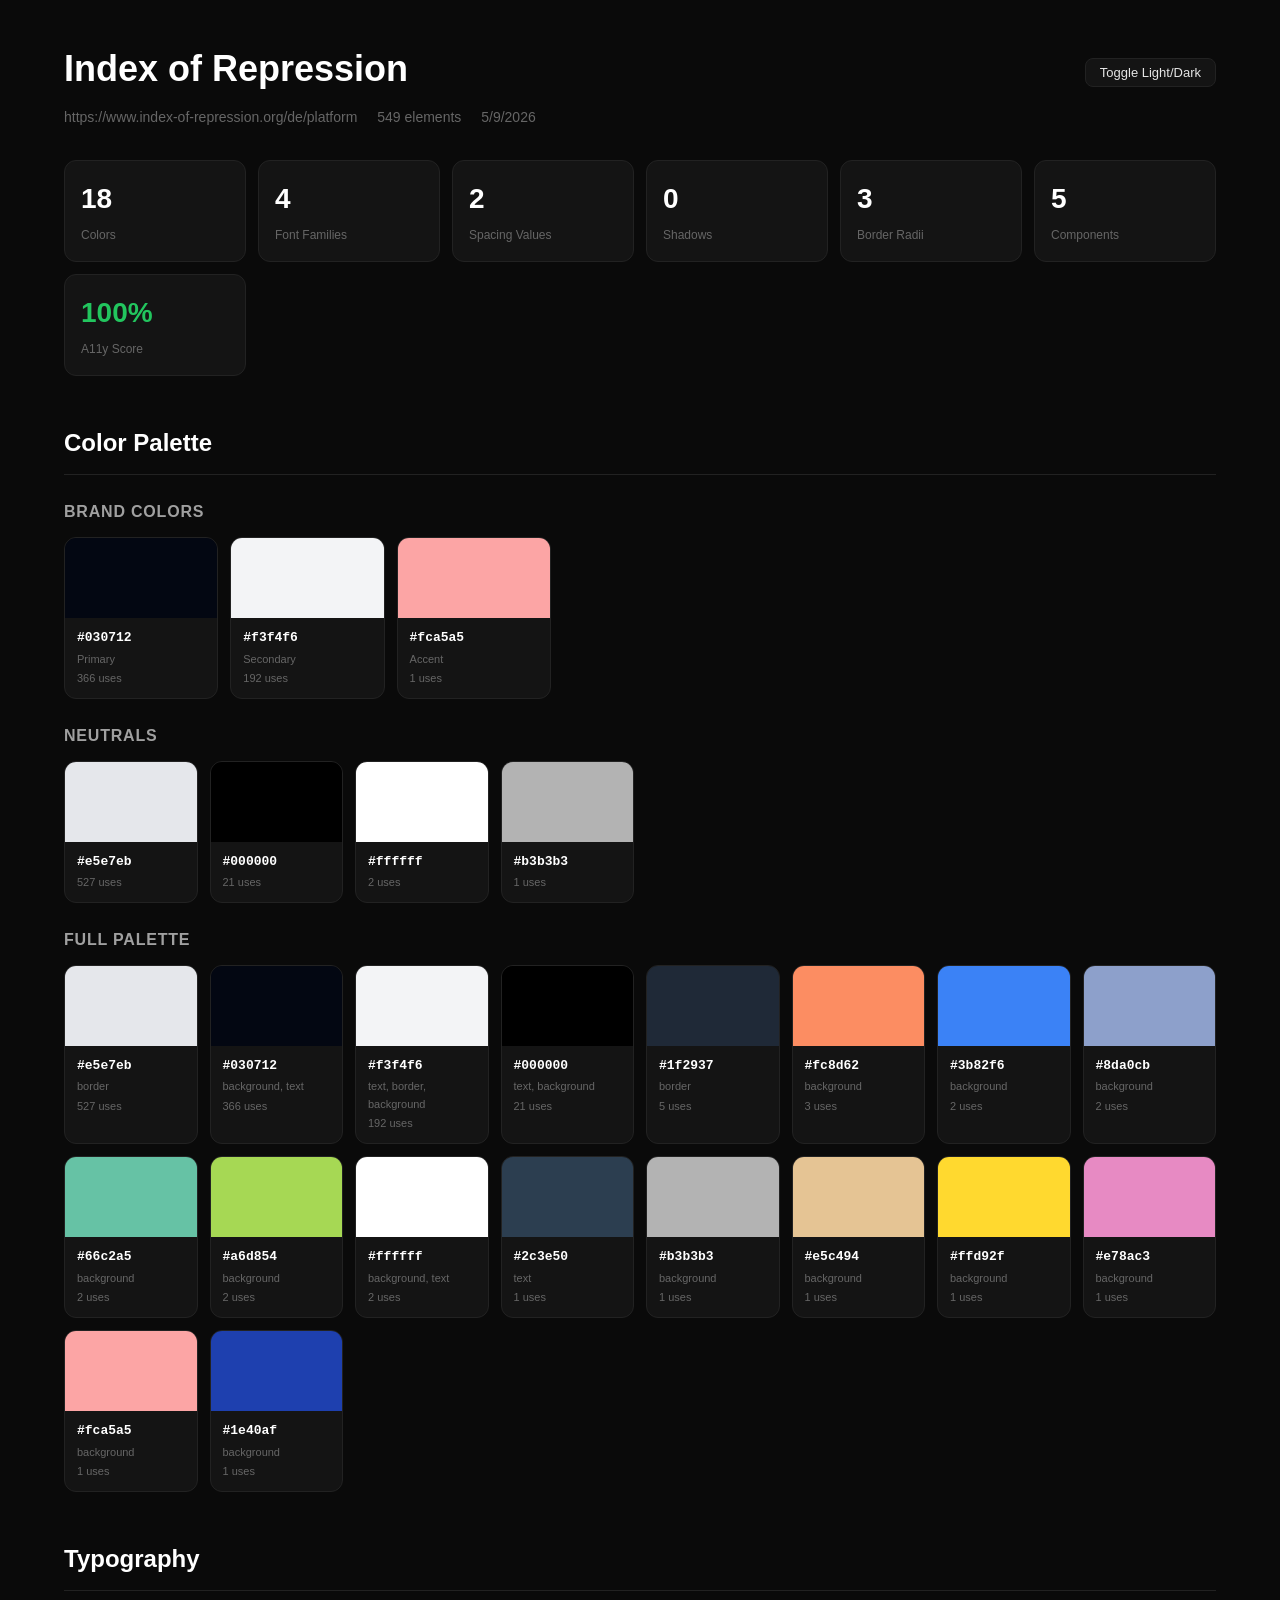
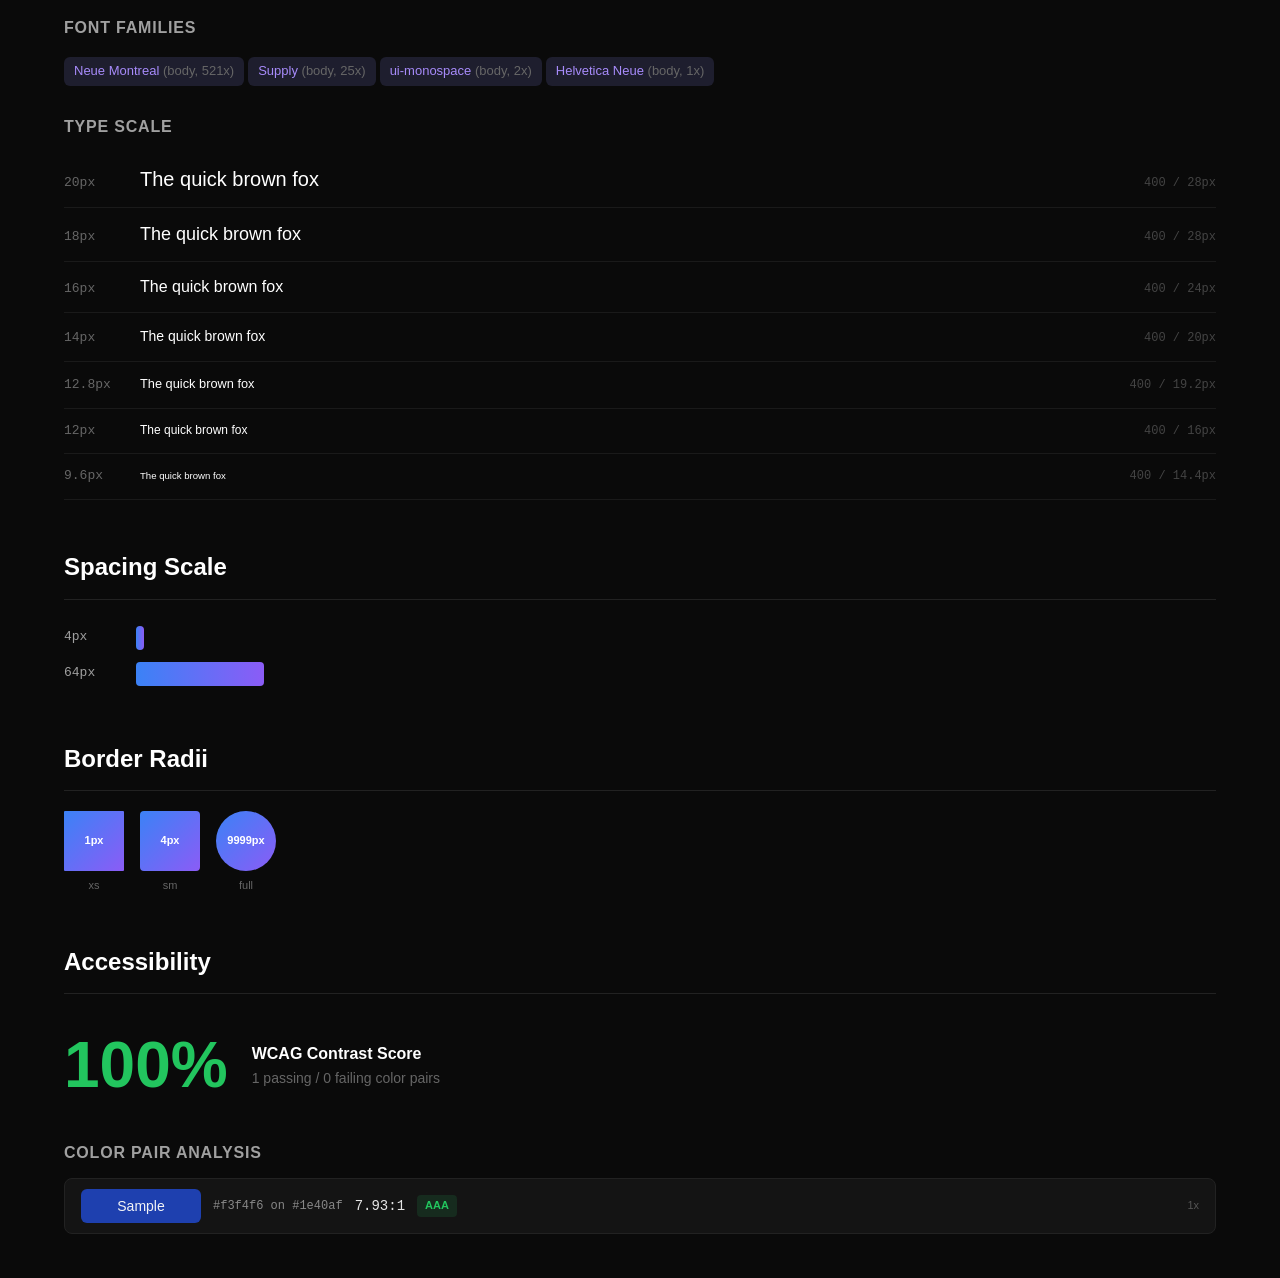
<file: design-extract-output/index-of-repression-org-preview.html>
<!DOCTYPE html>
<html lang="en">
<head>
<meta charset="UTF-8">
<meta name="viewport" content="width=device-width, initial-scale=1.0">
<title>Design Language: Index of Repression</title>
<style>
  * { margin: 0; padding: 0; box-sizing: border-box; }
  :root {
    --bg: #0a0a0a; --bg-card: #141414; --border: #222; --text: #e5e5e5; --text-heading: #fff;
    --text-muted: #666; --text-sub: #a0a0a0; --text-dim: #444; --text-faint: #555; --row-border: #1a1a1a;
  }
  [data-theme="light"] {
    --bg: #f5f5f5; --bg-card: #fff; --border: #ddd; --text: #333; --text-heading: #111;
    --text-muted: #888; --text-sub: #666; --text-dim: #999; --text-faint: #aaa; --row-border: #e5e5e5;
  }
  body { font-family: -apple-system, BlinkMacSystemFont, 'Segoe UI', sans-serif; background: var(--bg); color: var(--text); line-height: 1.6; }
  .container { max-width: 1200px; margin: 0 auto; padding: 40px 24px; }
  .header-row { display: flex; align-items: center; justify-content: space-between; gap: 16px; flex-wrap: wrap; }
  .theme-toggle { background: var(--bg-card); border: 1px solid var(--border); color: var(--text); padding: 6px 14px; border-radius: 8px; cursor: pointer; font-size: 13px; white-space: nowrap; }
  h1 { font-size: 36px; font-weight: 700; margin-bottom: 8px; color: var(--text-heading); }
  h2 { font-size: 24px; font-weight: 600; margin: 48px 0 20px; color: var(--text-heading); border-bottom: 1px solid var(--border); padding-bottom: 12px; }
  h3 { font-size: 16px; font-weight: 600; margin: 24px 0 12px; color: var(--text-sub); text-transform: uppercase; letter-spacing: 0.05em; }
  .meta { color: var(--text-muted); font-size: 14px; margin-bottom: 32px; }
  .meta span { margin-right: 16px; }
  .grid { display: grid; gap: 12px; }
  .grid-2 { grid-template-columns: repeat(auto-fill, minmax(200px, 1fr)); }
  .grid-3 { grid-template-columns: repeat(auto-fill, minmax(150px, 1fr)); }
  .grid-4 { grid-template-columns: repeat(auto-fill, minmax(120px, 1fr)); }
  @media (max-width: 600px) {
    .grid-2, .grid-3, .grid-4 { grid-template-columns: 1fr 1fr; }
    h1 { font-size: 24px; }
    .container { padding: 20px 12px; }
  }
  @media (max-width: 380px) {
    .grid-2, .grid-3, .grid-4 { grid-template-columns: 1fr; }
  }

  /* Color swatches */
  .swatch { border-radius: 12px; overflow: hidden; background: var(--bg-card); border: 1px solid var(--border); cursor: pointer; position: relative; }
  .swatch-color { height: 80px; position: relative; }
  .swatch-info { padding: 10px 12px; font-size: 13px; }
  .swatch-hex { font-weight: 600; font-family: monospace; color: var(--text-heading); }
  .swatch-label { font-size: 11px; color: var(--text-muted); margin-top: 2px; }
  .swatch-role { display: inline-block; font-size: 10px; background: var(--border); color: var(--text-sub); padding: 2px 8px; border-radius: 4px; margin-top: 4px; }
  .copied-tip { position: absolute; top: 50%; left: 50%; transform: translate(-50%, -50%); background: rgba(0,0,0,0.8); color: #fff; padding: 4px 12px; border-radius: 6px; font-size: 12px; pointer-events: none; opacity: 0; transition: opacity 0.2s; }
  .copied-tip.show { opacity: 1; }

  /* Type scale */
  .type-row { display: flex; align-items: baseline; gap: 16px; padding: 12px 0; border-bottom: 1px solid var(--row-border); }
  .type-size { font-family: monospace; color: var(--text-muted); min-width: 60px; font-size: 13px; }
  .type-meta { font-size: 12px; color: var(--text-dim); margin-left: auto; font-family: monospace; }

  /* Spacing */
  .spacing-row { display: flex; align-items: center; gap: 12px; padding: 6px 0; }
  .spacing-bar { background: linear-gradient(90deg, #3b82f6, #8b5cf6); border-radius: 4px; height: 24px; min-width: 4px; transition: width 0.3s; }
  .spacing-label { font-family: monospace; font-size: 13px; color: var(--text-sub); min-width: 60px; }

  /* Shadows */
  .shadow-card { background: var(--bg-card); border-radius: 12px; padding: 24px; text-align: center; min-height: 80px; display: flex; align-items: center; justify-content: center; border: 1px solid var(--border); }
  .shadow-label { font-size: 12px; color: var(--text); font-family: monospace; }

  /* Radii */
  .radius-item { width: 60px; height: 60px; background: linear-gradient(135deg, #3b82f6, #8b5cf6); display: flex; align-items: center; justify-content: center; font-size: 11px; color: #fff; font-weight: 600; }

  /* Accessibility */
  .a11y-score { font-size: 64px; font-weight: 800; }
  .a11y-score.good { color: #22c55e; }
  .a11y-score.warn { color: #eab308; }
  .a11y-score.bad { color: #ef4444; }
  .a11y-pair { display: flex; align-items: center; gap: 12px; padding: 10px 16px; background: var(--bg-card); border-radius: 8px; margin-bottom: 6px; border: 1px solid var(--border); flex-wrap: wrap; }
  .a11y-sample { width: 120px; padding: 6px 12px; border-radius: 6px; text-align: center; font-size: 14px; font-weight: 500; }
  .a11y-ratio { font-family: monospace; font-size: 14px; min-width: 50px; }
  .a11y-badge { font-size: 11px; font-weight: 700; padding: 2px 8px; border-radius: 4px; }
  .a11y-badge.pass { background: #22c55e20; color: #22c55e; }
  .a11y-badge.fail { background: #ef444420; color: #ef4444; }

  /* Components */
  .comp-screenshot { border-radius: 8px; border: 1px solid var(--border); max-width: 100%; }

  /* Stat cards */
  .stats { display: grid; grid-template-columns: repeat(auto-fill, minmax(160px, 1fr)); gap: 12px; margin: 24px 0; }
  .stat { background: var(--bg-card); border: 1px solid var(--border); border-radius: 12px; padding: 16px; }
  .stat-value { font-size: 28px; font-weight: 700; color: var(--text-heading); }
  .stat-label { font-size: 12px; color: var(--text-muted); margin-top: 4px; }

  .font-tag { display: inline-block; background: #1e1e2e; color: #a78bfa; padding: 4px 10px; border-radius: 6px; font-size: 13px; margin: 4px 4px 4px 0; }
  [data-theme="light"] .font-tag { background: #ede9fe; color: #6d28d9; }
</style>
</head>
<body>
<div class="container">

<div class="header-row">
  <h1>Index of Repression</h1>
  <button class="theme-toggle" onclick="toggleTheme()">Toggle Light/Dark</button>
</div>
<div class="meta">
  <span>https://www.index-of-repression.org/de/platform</span>
  <span>549 elements</span>
  <span>5/9/2026</span>
  
</div>

<div class="stats">
  <div class="stat"><div class="stat-value">18</div><div class="stat-label">Colors</div></div>
  <div class="stat"><div class="stat-value">4</div><div class="stat-label">Font Families</div></div>
  <div class="stat"><div class="stat-value">2</div><div class="stat-label">Spacing Values</div></div>
  <div class="stat"><div class="stat-value">0</div><div class="stat-label">Shadows</div></div>
  <div class="stat"><div class="stat-value">3</div><div class="stat-label">Border Radii</div></div>
  <div class="stat"><div class="stat-value">5</div><div class="stat-label">Components</div></div>
  <div class="stat"><div class="stat-value good" style="color: #22c55e">100%</div><div class="stat-label">A11y Score</div></div>
</div>

<!-- Colors -->
<h2>Color Palette</h2>


<h3>Brand Colors</h3>
<div class="grid grid-3">
  <div class="swatch">
    <div class="swatch-color" style="background:#030712"></div>
    <div class="swatch-info">
      <div class="swatch-hex">#030712</div>
      <div class="swatch-label">Primary</div>
      <div class="swatch-label">366 uses</div>
    </div>
  </div>
  <div class="swatch">
    <div class="swatch-color" style="background:#f3f4f6"></div>
    <div class="swatch-info">
      <div class="swatch-hex">#f3f4f6</div>
      <div class="swatch-label">Secondary</div>
      <div class="swatch-label">192 uses</div>
    </div>
  </div>
  <div class="swatch">
    <div class="swatch-color" style="background:#fca5a5"></div>
    <div class="swatch-info">
      <div class="swatch-hex">#fca5a5</div>
      <div class="swatch-label">Accent</div>
      <div class="swatch-label">1 uses</div>
    </div>
  </div>
</div>


<h3>Neutrals</h3>
<div class="grid grid-4">
  <div class="swatch">
    <div class="swatch-color" style="background:#e5e7eb"></div>
    <div class="swatch-info">
      <div class="swatch-hex">#e5e7eb</div>
      
      <div class="swatch-label">527 uses</div>
    </div>
  </div>
  <div class="swatch">
    <div class="swatch-color" style="background:#000000"></div>
    <div class="swatch-info">
      <div class="swatch-hex">#000000</div>
      
      <div class="swatch-label">21 uses</div>
    </div>
  </div>
  <div class="swatch">
    <div class="swatch-color" style="background:#ffffff"></div>
    <div class="swatch-info">
      <div class="swatch-hex">#ffffff</div>
      
      <div class="swatch-label">2 uses</div>
    </div>
  </div>
  <div class="swatch">
    <div class="swatch-color" style="background:#b3b3b3"></div>
    <div class="swatch-info">
      <div class="swatch-hex">#b3b3b3</div>
      
      <div class="swatch-label">1 uses</div>
    </div>
  </div>
</div>


<h3>Full Palette</h3>
<div class="grid grid-4">
  <div class="swatch">
    <div class="swatch-color" style="background:#e5e7eb"></div>
    <div class="swatch-info">
      <div class="swatch-hex">#e5e7eb</div>
      <div class="swatch-label">border</div>
      <div class="swatch-label">527 uses</div>
    </div>
  </div>
  <div class="swatch">
    <div class="swatch-color" style="background:#030712"></div>
    <div class="swatch-info">
      <div class="swatch-hex">#030712</div>
      <div class="swatch-label">background, text</div>
      <div class="swatch-label">366 uses</div>
    </div>
  </div>
  <div class="swatch">
    <div class="swatch-color" style="background:#f3f4f6"></div>
    <div class="swatch-info">
      <div class="swatch-hex">#f3f4f6</div>
      <div class="swatch-label">text, border, background</div>
      <div class="swatch-label">192 uses</div>
    </div>
  </div>
  <div class="swatch">
    <div class="swatch-color" style="background:#000000"></div>
    <div class="swatch-info">
      <div class="swatch-hex">#000000</div>
      <div class="swatch-label">text, background</div>
      <div class="swatch-label">21 uses</div>
    </div>
  </div>
  <div class="swatch">
    <div class="swatch-color" style="background:#1f2937"></div>
    <div class="swatch-info">
      <div class="swatch-hex">#1f2937</div>
      <div class="swatch-label">border</div>
      <div class="swatch-label">5 uses</div>
    </div>
  </div>
  <div class="swatch">
    <div class="swatch-color" style="background:#fc8d62"></div>
    <div class="swatch-info">
      <div class="swatch-hex">#fc8d62</div>
      <div class="swatch-label">background</div>
      <div class="swatch-label">3 uses</div>
    </div>
  </div>
  <div class="swatch">
    <div class="swatch-color" style="background:#3b82f6"></div>
    <div class="swatch-info">
      <div class="swatch-hex">#3b82f6</div>
      <div class="swatch-label">background</div>
      <div class="swatch-label">2 uses</div>
    </div>
  </div>
  <div class="swatch">
    <div class="swatch-color" style="background:#8da0cb"></div>
    <div class="swatch-info">
      <div class="swatch-hex">#8da0cb</div>
      <div class="swatch-label">background</div>
      <div class="swatch-label">2 uses</div>
    </div>
  </div>
  <div class="swatch">
    <div class="swatch-color" style="background:#66c2a5"></div>
    <div class="swatch-info">
      <div class="swatch-hex">#66c2a5</div>
      <div class="swatch-label">background</div>
      <div class="swatch-label">2 uses</div>
    </div>
  </div>
  <div class="swatch">
    <div class="swatch-color" style="background:#a6d854"></div>
    <div class="swatch-info">
      <div class="swatch-hex">#a6d854</div>
      <div class="swatch-label">background</div>
      <div class="swatch-label">2 uses</div>
    </div>
  </div>
  <div class="swatch">
    <div class="swatch-color" style="background:#ffffff"></div>
    <div class="swatch-info">
      <div class="swatch-hex">#ffffff</div>
      <div class="swatch-label">background, text</div>
      <div class="swatch-label">2 uses</div>
    </div>
  </div>
  <div class="swatch">
    <div class="swatch-color" style="background:#2c3e50"></div>
    <div class="swatch-info">
      <div class="swatch-hex">#2c3e50</div>
      <div class="swatch-label">text</div>
      <div class="swatch-label">1 uses</div>
    </div>
  </div>
  <div class="swatch">
    <div class="swatch-color" style="background:#b3b3b3"></div>
    <div class="swatch-info">
      <div class="swatch-hex">#b3b3b3</div>
      <div class="swatch-label">background</div>
      <div class="swatch-label">1 uses</div>
    </div>
  </div>
  <div class="swatch">
    <div class="swatch-color" style="background:#e5c494"></div>
    <div class="swatch-info">
      <div class="swatch-hex">#e5c494</div>
      <div class="swatch-label">background</div>
      <div class="swatch-label">1 uses</div>
    </div>
  </div>
  <div class="swatch">
    <div class="swatch-color" style="background:#ffd92f"></div>
    <div class="swatch-info">
      <div class="swatch-hex">#ffd92f</div>
      <div class="swatch-label">background</div>
      <div class="swatch-label">1 uses</div>
    </div>
  </div>
  <div class="swatch">
    <div class="swatch-color" style="background:#e78ac3"></div>
    <div class="swatch-info">
      <div class="swatch-hex">#e78ac3</div>
      <div class="swatch-label">background</div>
      <div class="swatch-label">1 uses</div>
    </div>
  </div>
  <div class="swatch">
    <div class="swatch-color" style="background:#fca5a5"></div>
    <div class="swatch-info">
      <div class="swatch-hex">#fca5a5</div>
      <div class="swatch-label">background</div>
      <div class="swatch-label">1 uses</div>
    </div>
  </div>
  <div class="swatch">
    <div class="swatch-color" style="background:#1e40af"></div>
    <div class="swatch-info">
      <div class="swatch-hex">#1e40af</div>
      <div class="swatch-label">background</div>
      <div class="swatch-label">1 uses</div>
    </div>
  </div>
</div>



<!-- Typography -->
<h2>Typography</h2>


<h3>Font Families</h3>
<div>
  <span class="font-tag">Neue Montreal <span style="color:#666">(body, 521x)</span></span><span class="font-tag">Supply <span style="color:#666">(body, 25x)</span></span><span class="font-tag">ui-monospace <span style="color:#666">(body, 2x)</span></span><span class="font-tag">Helvetica Neue <span style="color:#666">(body, 1x)</span></span>
</div>


<h3>Type Scale</h3>
<div>
  
  <div class="type-row">
    <span class="type-size">20px</span>
    <span style="font-size:20px;font-weight:400;color:var(--text-heading)">The quick brown fox</span>
    <span class="type-meta">400 / 28px</span>
  </div>
  <div class="type-row">
    <span class="type-size">18px</span>
    <span style="font-size:18px;font-weight:400;color:var(--text-heading)">The quick brown fox</span>
    <span class="type-meta">400 / 28px</span>
  </div>
  <div class="type-row">
    <span class="type-size">16px</span>
    <span style="font-size:16px;font-weight:400;color:var(--text-heading)">The quick brown fox</span>
    <span class="type-meta">400 / 24px</span>
  </div>
  <div class="type-row">
    <span class="type-size">14px</span>
    <span style="font-size:14px;font-weight:400;color:var(--text-heading)">The quick brown fox</span>
    <span class="type-meta">400 / 20px</span>
  </div>
  <div class="type-row">
    <span class="type-size">12.8px</span>
    <span style="font-size:12.8px;font-weight:400;color:var(--text-heading)">The quick brown fox</span>
    <span class="type-meta">400 / 19.2px</span>
  </div>
  <div class="type-row">
    <span class="type-size">12px</span>
    <span style="font-size:12px;font-weight:400;color:var(--text-heading)">The quick brown fox</span>
    <span class="type-meta">400 / 16px</span>
  </div>
  <div class="type-row">
    <span class="type-size">9.6px</span>
    <span style="font-size:9.6px;font-weight:400;color:var(--text-heading)">The quick brown fox</span>
    <span class="type-meta">400 / 14.4px</span>
  </div>
</div>

<!-- Spacing -->

<h2>Spacing Scale</h2>
<div>
  
  <div class="spacing-row">
    <span class="spacing-label">4px</span>
    <div class="spacing-bar" style="width:8px"></div>
  </div>
  <div class="spacing-row">
    <span class="spacing-label">64px</span>
    <div class="spacing-bar" style="width:128px"></div>
  </div>
</div>

<!-- Shadows -->


<!-- Border Radii -->

<h2>Border Radii</h2>
<div style="display:flex;gap:16px;flex-wrap:wrap;align-items:end">
  
  <div style="text-align:center">
    <div class="radius-item" style="border-radius:1px">1px</div>
    <div style="font-size:11px;color:#666;margin-top:6px">xs</div>
  </div>
  <div style="text-align:center">
    <div class="radius-item" style="border-radius:4px">4px</div>
    <div style="font-size:11px;color:#666;margin-top:6px">sm</div>
  </div>
  <div style="text-align:center">
    <div class="radius-item" style="border-radius:9999px">9999px</div>
    <div style="font-size:11px;color:#666;margin-top:6px">full</div>
  </div>
</div>

<!-- Accessibility -->

<h2>Accessibility</h2>
<div style="display:flex;align-items:center;gap:24px;margin-bottom:24px">
  <div class="a11y-score good">100%</div>
  <div>
    <div style="color:#fff;font-weight:600">WCAG Contrast Score</div>
    <div style="color:#666;font-size:14px">1 passing / 0 failing color pairs</div>
  </div>
</div>

<h3>Color Pair Analysis</h3>

<div class="a11y-pair">
  <div class="a11y-sample" style="background:#1e40af;color:#f3f4f6">Sample</div>
  <div style="font-family:monospace;font-size:12px;color:#888">#f3f4f6 on #1e40af</div>
  <div class="a11y-ratio">7.93:1</div>
  <span class="a11y-badge pass">AAA</span>
  <div style="font-size:11px;color:#555;margin-left:auto">1x</div>
</div>


<!-- Component Screenshots -->


</div>
<script>
function toggleTheme() {
  const html = document.documentElement;
  const current = html.getAttribute('data-theme');
  html.setAttribute('data-theme', current === 'light' ? 'dark' : 'light');
}
document.querySelectorAll('.swatch').forEach(el => {
  el.addEventListener('click', () => {
    const hex = el.querySelector('.swatch-hex');
    if (!hex) return;
    navigator.clipboard.writeText(hex.textContent).then(() => {
      let tip = el.querySelector('.copied-tip');
      if (!tip) { tip = document.createElement('div'); tip.className = 'copied-tip'; tip.textContent = 'Copied!'; el.appendChild(tip); }
      tip.classList.add('show');
      setTimeout(() => tip.classList.remove('show'), 1200);
    });
  });
});
</script>
</body>
</html>
</file>
